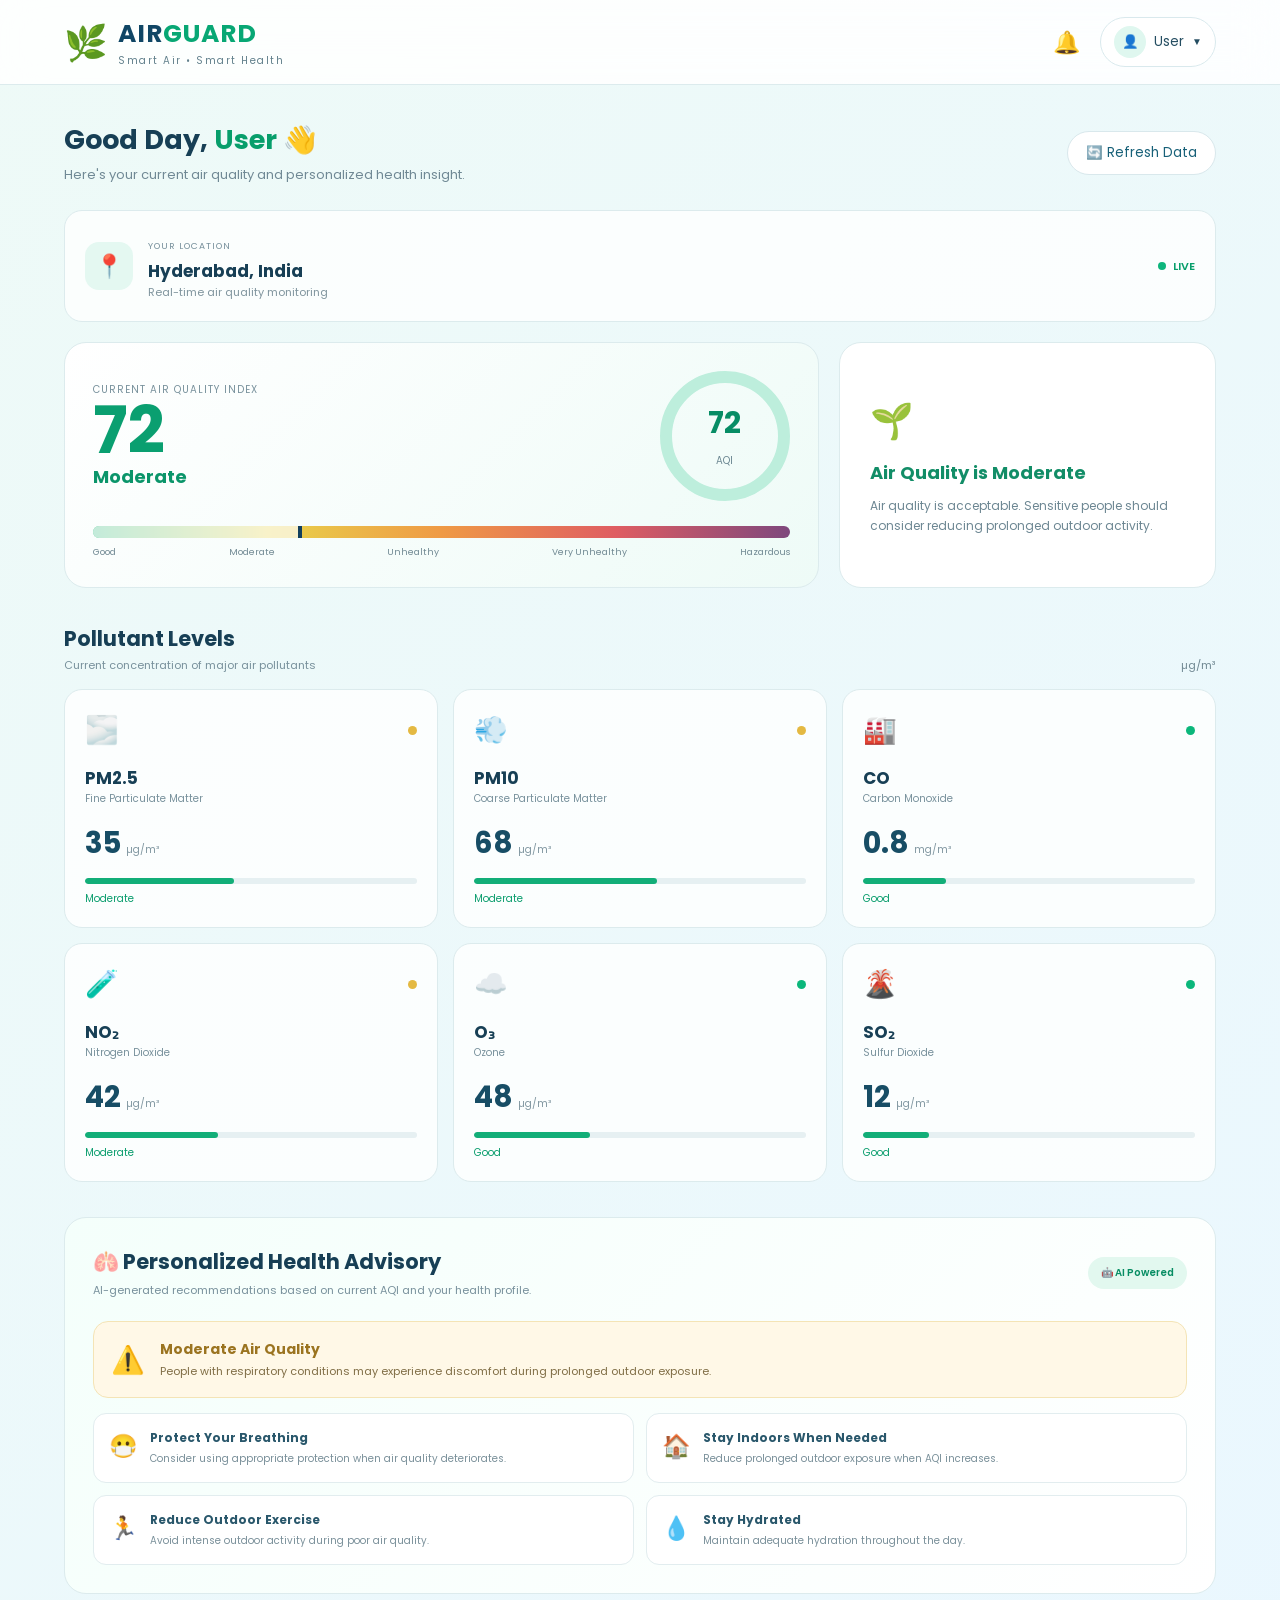
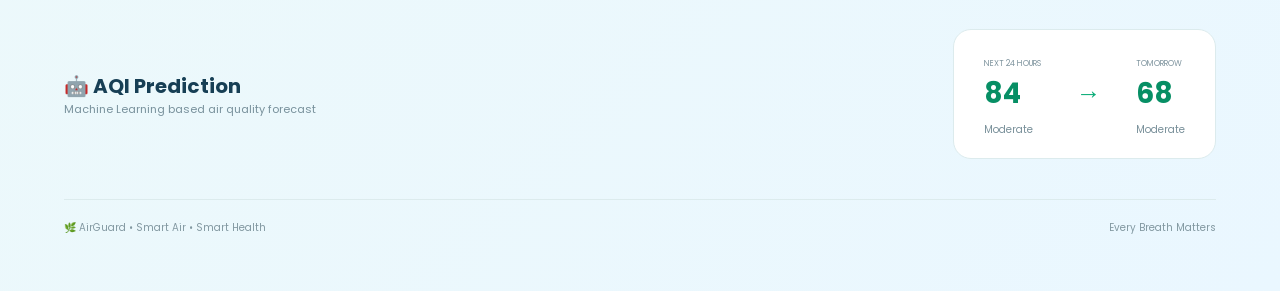
<file: dashboard.html>
<!DOCTYPE html>
<html lang="en">

<head>

    <meta charset="UTF-8">

    <meta name="viewport"
          content="width=device-width, initial-scale=1.0">

    <title>AirGuard | Dashboard</title>

    <link rel="stylesheet"
          href="dashboard.css">

    <link
        href="https://fonts.googleapis.com/css2?family=Poppins:wght@300;400;500;600;700&display=swap"
        rel="stylesheet">

</head>


<body>


<!-- =========================================
     NAVBAR
========================================= -->

<header class="navbar">

    <div class="brand">

        <span class="brand-leaf">🌿</span>

        <div>

            <h1>AIR<span>GUARD</span></h1>

            <p>Smart Air • Smart Health</p>

        </div>

    </div>


    <div class="nav-right">

        <span class="notification">
            🔔
        </span>


        <!-- PROFILE BUTTON -->

        <button
            class="profile-button"
            onclick="toggleProfile()">

            <span class="profile-icon">
                👤
            </span>

            <span id="profileName">
                User
            </span>

            <span class="arrow">
                ▼
            </span>

        </button>

    </div>

</header>



<!-- =========================================
     PROFILE DROPDOWN
========================================= -->

<div
    id="profilePanel"
    class="profile-panel">

    <div class="profile-header">

        <div class="big-profile">
            👤
        </div>

        <div>

            <h3 id="panelName">
                User
            </h3>

            <p id="panelEmail">
                user@email.com
            </p>

        </div>

    </div>


    <hr>


    <div class="profile-detail">

        <span>🎂</span>

        <div>
            <small>Age</small>
            <p id="userAge">--</p>
        </div>

    </div>


    <div class="profile-detail">

        <span>⚧</span>

        <div>
            <small>Gender</small>
            <p id="userGender">--</p>
        </div>

    </div>


    <div class="profile-detail">

        <span>📍</span>

        <div>
            <small>Location</small>
            <p id="userLocation">--</p>
        </div>

    </div>


    <div class="profile-detail">

        <span>🫁</span>

        <div>

            <small>Health Conditions</small>

            <p id="userDiseases">
                None
            </p>

        </div>

    </div>


    <button
        class="logout-btn"
        onclick="logout()">

        🚪 Logout

    </button>

</div>



<!-- =========================================
     MAIN DASHBOARD
========================================= -->

<main class="dashboard">


    <!-- WELCOME -->

    <section class="welcome">

        <div>

            <h2>
                Good Day,
                <span id="welcomeName">
                    User
                </span> 👋
            </h2>

            <p>
                Here's your current air quality
                and personalized health insight.
            </p>

        </div>


        <button
            class="refresh-btn"
            onclick="refreshData()">

            🔄 Refresh Data

        </button>

    </section>



    <!-- =====================================
         LOCATION
    ====================================== -->

    <section class="location-card">

        <div class="location-icon">
            📍
        </div>

        <div>

            <small>YOUR LOCATION</small>

            <h3 id="location">
                Hyderabad, India
            </h3>

            <p>
                Real-time air quality monitoring
            </p>

        </div>


        <div class="live">

            <span></span>

            LIVE

        </div>

    </section>



    <!-- =====================================
         AQI MAIN CARD
    ====================================== -->

    <section class="aqi-section">


        <div class="aqi-card">


            <div class="aqi-header">

                <div>

                    <p class="label">
                        CURRENT AIR QUALITY INDEX
                    </p>

                    <h1 id="aqiValue">
                        72
                    </h1>

                    <h3 id="aqiStatus">
                        Moderate
                    </h3>

                </div>


                <div class="aqi-circle">

                    <div>

                        <strong id="aqiCircleValue">
                            72
                        </strong>

                        <small>AQI</small>

                    </div>

                </div>

            </div>


            <div class="aqi-bar">

                <div
                    id="aqiProgress"
                    class="aqi-progress">
                </div>

            </div>


            <div class="aqi-scale">

                <span>Good</span>

                <span>Moderate</span>

                <span>Unhealthy</span>

                <span>Very Unhealthy</span>

                <span>Hazardous</span>

            </div>


        </div>


        <!-- STATUS CARD -->

        <div class="status-card">

            <div class="status-icon">
                🌱
            </div>

            <h3 id="statusTitle">
                Air Quality is Moderate
            </h3>

            <p id="statusMessage">

                Air quality is acceptable.
                Sensitive people should consider
                reducing prolonged outdoor activity.

            </p>

        </div>


    </section>



    <!-- =====================================
         POLLUTANTS
    ====================================== -->

    <section>

        <div class="section-heading">

            <div>

                <h2>
                    Pollutant Levels
                </h2>

                <p>
                    Current concentration of major
                    air pollutants
                </p>

            </div>

            <span>
                µg/m³
            </span>

        </div>


        <div class="pollutant-grid">


            <!-- PM2.5 -->

            <div class="pollutant-card">

                <div class="pollutant-top">

                    <div class="pollutant-icon">
                        🌫️
                    </div>

                    <span class="status-dot"></span>

                </div>

                <h3>PM2.5</h3>

                <p>
                    Fine Particulate Matter
                </p>

                <div class="pollutant-value">

                    <strong id="pm25">
                        35
                    </strong>

                    <span>
                        µg/m³
                    </span>

                </div>

                <div class="mini-bar">
                    <div style="width:45%"></div>
                </div>

                <small>
                    Moderate
                </small>

            </div>



            <!-- PM10 -->

            <div class="pollutant-card">

                <div class="pollutant-top">

                    <div class="pollutant-icon">
                        💨
                    </div>

                    <span class="status-dot"></span>

                </div>

                <h3>PM10</h3>

                <p>
                    Coarse Particulate Matter
                </p>

                <div class="pollutant-value">

                    <strong id="pm10">
                        68
                    </strong>

                    <span>
                        µg/m³
                    </span>

                </div>

                <div class="mini-bar">
                    <div style="width:55%"></div>
                </div>

                <small>
                    Moderate
                </small>

            </div>



            <!-- CO -->

            <div class="pollutant-card">

                <div class="pollutant-top">

                    <div class="pollutant-icon">
                        🏭
                    </div>

                    <span class="status-dot good"></span>

                </div>

                <h3>CO</h3>

                <p>
                    Carbon Monoxide
                </p>

                <div class="pollutant-value">

                    <strong id="co">
                        0.8
                    </strong>

                    <span>
                        mg/m³
                    </span>

                </div>

                <div class="mini-bar">
                    <div style="width:25%"></div>
                </div>

                <small>
                    Good
                </small>

            </div>



            <!-- NO2 -->

            <div class="pollutant-card">

                <div class="pollutant-top">

                    <div class="pollutant-icon">
                        🧪
                    </div>

                    <span class="status-dot"></span>

                </div>

                <h3>NO₂</h3>

                <p>
                    Nitrogen Dioxide
                </p>

                <div class="pollutant-value">

                    <strong id="no2">
                        42
                    </strong>

                    <span>
                        µg/m³
                    </span>

                </div>

                <div class="mini-bar">
                    <div style="width:40%"></div>
                </div>

                <small>
                    Moderate
                </small>

            </div>



            <!-- O3 -->

            <div class="pollutant-card">

                <div class="pollutant-top">

                    <div class="pollutant-icon">
                        ☁️
                    </div>

                    <span class="status-dot good"></span>

                </div>

                <h3>O₃</h3>

                <p>
                    Ozone
                </p>

                <div class="pollutant-value">

                    <strong id="o3">
                        48
                    </strong>

                    <span>
                        µg/m³
                    </span>

                </div>

                <div class="mini-bar">
                    <div style="width:35%"></div>
                </div>

                <small>
                    Good
                </small>

            </div>



            <!-- SO2 -->

            <div class="pollutant-card">

                <div class="pollutant-top">

                    <div class="pollutant-icon">
                        🌋
                    </div>

                    <span class="status-dot good"></span>

                </div>

                <h3>SO₂</h3>

                <p>
                    Sulfur Dioxide
                </p>

                <div class="pollutant-value">

                    <strong id="so2">
                        12
                    </strong>

                    <span>
                        µg/m³
                    </span>

                </div>

                <div class="mini-bar">
                    <div style="width:20%"></div>
                </div>

                <small>
                    Good
                </small>

            </div>

        </div>

    </section>



    <!-- =====================================
         HEALTH ADVISORY
    ====================================== -->

    <section class="advisory-section">


        <div class="advisory-header">

            <div>

                <h2>
                    🫁 Personalized Health Advisory
                </h2>

                <p>
                    AI-generated recommendations based
                    on current AQI and your health profile.
                </p>

            </div>

            <span class="ai-badge">
                🤖 AI Powered
            </span>

        </div>


        <div class="advisory-content">


            <div class="health-alert">

                <div class="alert-icon">
                    ⚠️
                </div>

                <div>

                    <h3>
                        Moderate Air Quality
                    </h3>

                    <p>
                        People with respiratory conditions
                        may experience discomfort during
                        prolonged outdoor exposure.
                    </p>

                </div>

            </div>


            <div class="advice-grid">


                <div class="advice">

                    <span>😷</span>

                    <div>

                        <h4>
                            Protect Your Breathing
                        </h4>

                        <p>
                            Consider using appropriate
                            protection when air quality
                            deteriorates.
                        </p>

                    </div>

                </div>


                <div class="advice">

                    <span>🏠</span>

                    <div>

                        <h4>
                            Stay Indoors When Needed
                        </h4>

                        <p>
                            Reduce prolonged outdoor
                            exposure when AQI increases.
                        </p>

                    </div>

                </div>


                <div class="advice">

                    <span>🏃</span>

                    <div>

                        <h4>
                            Reduce Outdoor Exercise
                        </h4>

                        <p>
                            Avoid intense outdoor activity
                            during poor air quality.
                        </p>

                    </div>

                </div>


                <div class="advice">

                    <span>💧</span>

                    <div>

                        <h4>
                            Stay Hydrated
                        </h4>

                        <p>
                            Maintain adequate hydration
                            throughout the day.
                        </p>

                    </div>

                </div>

            </div>


        </div>

    </section>



    <!-- =====================================
         AQI PREDICTION
    ====================================== -->

    <section class="prediction-section">


        <div>

            <h2>
                🤖 AQI Prediction
            </h2>

            <p>
                Machine Learning based air quality forecast
            </p>

        </div>


        <div class="prediction-card">

            <div>

                <small>
                    NEXT 24 HOURS
                </small>

                <h2>
                    84
                </h2>

                <span>
                    Moderate
                </span>

            </div>


            <div class="prediction-arrow">
                →
            </div>


            <div>

                <small>
                    TOMORROW
                </small>

                <h2>
                    68
                </h2>

                <span>
                    Moderate
                </span>

            </div>

        </div>

    </section>



    <!-- =====================================
         FOOTER
    ====================================== -->

    <footer>

        <p>
            🌿 AirGuard • Smart Air • Smart Health
        </p>

        <p>
            Every Breath Matters
        </p>

    </footer>


</main>


<script src="dashboard.js"></script>

</body>

</html>
</file>
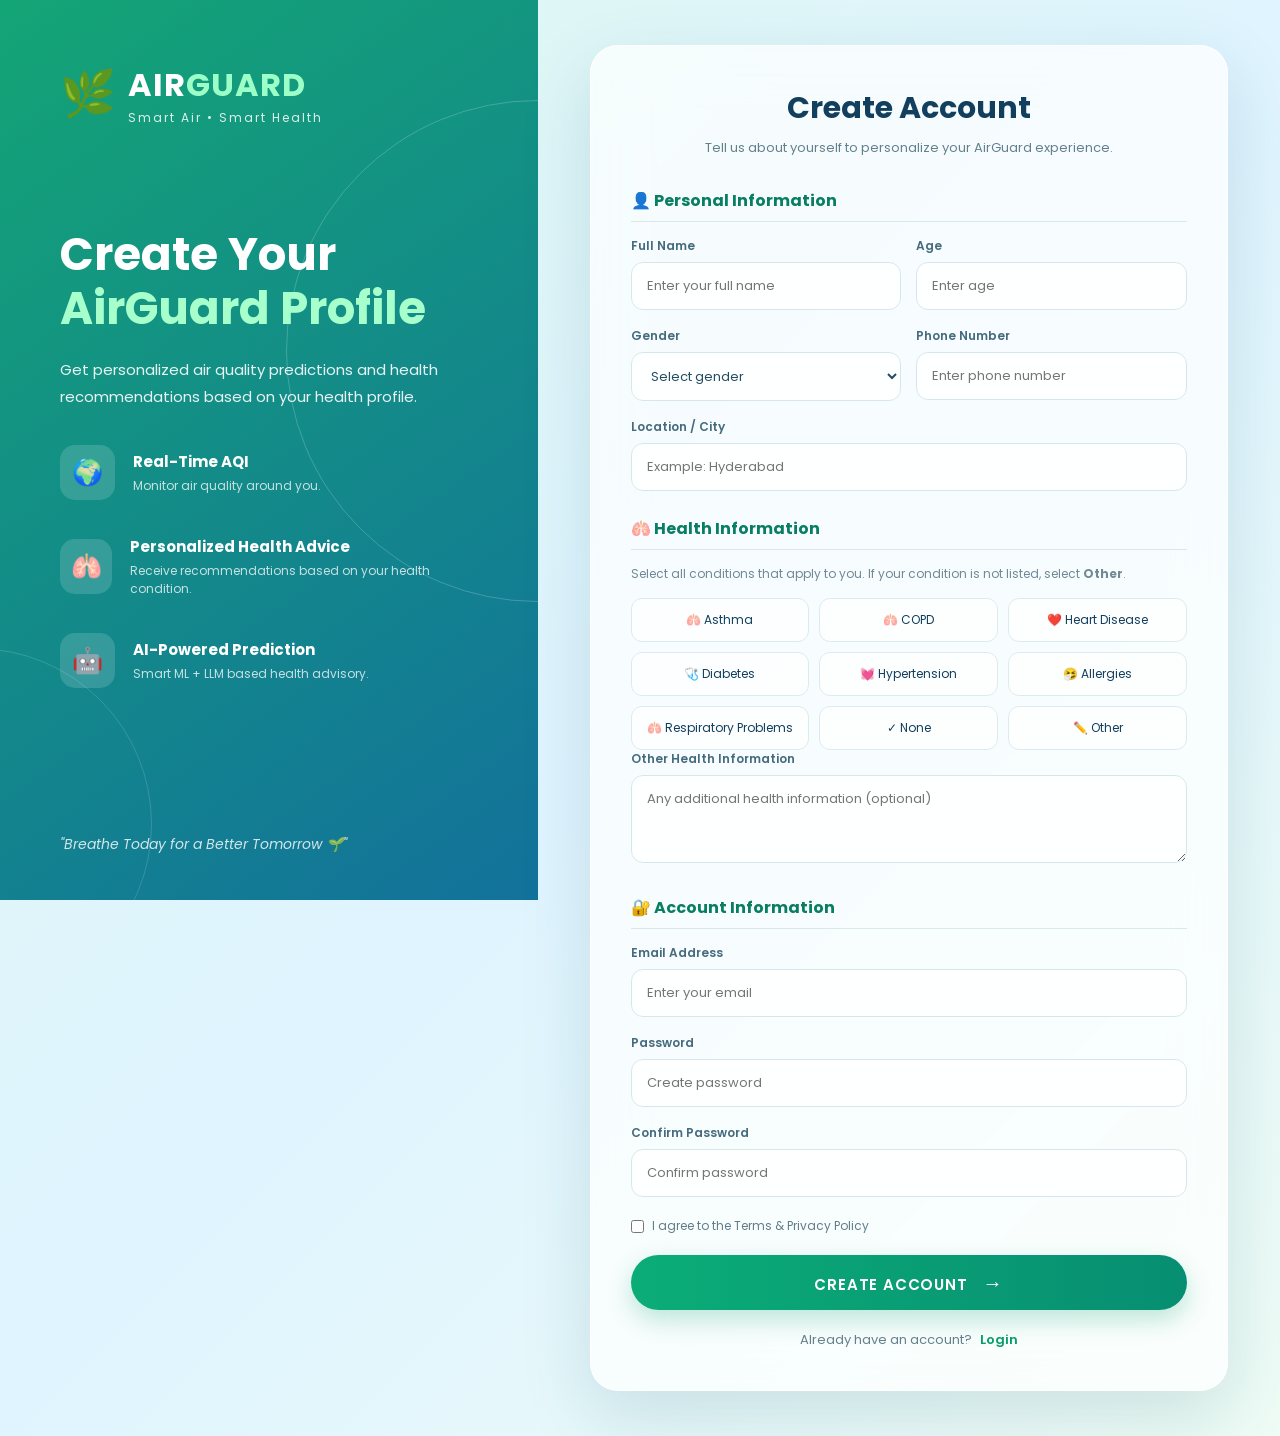
<file: register.html>
<!DOCTYPE html>
<html lang="en">

<head>

    <meta charset="UTF-8">

    <meta name="viewport"
          content="width=device-width, initial-scale=1.0">

    <title>AirGuard | Create Account</title>

    <link rel="stylesheet" href="register.css">

    <link
        href="https://fonts.googleapis.com/css2?family=Poppins:wght@300;400;500;600;700&display=swap"
        rel="stylesheet">

</head>


<body>

<div class="page-container">


    <!-- LEFT SIDE -->

    <div class="register-info">

        <div class="brand">

            <span>🌿</span>

            <div>
                <h1>AIR<span>GUARD</span></h1>
                <p>Smart Air • Smart Health</p>
            </div>

        </div>


        <div class="info-content">

            <h2>
                Create Your<br>
                <span>AirGuard Profile</span>
            </h2>

            <p>
                Get personalized air quality predictions
                and health recommendations based on
                your health profile.
            </p>


            <div class="benefit">

                <div>🌍</div>

                <div>
                    <h3>Real-Time AQI</h3>
                    <p>
                        Monitor air quality around you.
                    </p>
                </div>

            </div>


            <div class="benefit">

                <div>🫁</div>

                <div>
                    <h3>Personalized Health Advice</h3>
                    <p>
                        Receive recommendations based
                        on your health condition.
                    </p>
                </div>

            </div>


            <div class="benefit">

                <div>🤖</div>

                <div>
                    <h3>AI-Powered Prediction</h3>
                    <p>
                        Smart ML + LLM based health
                        advisory.
                    </p>
                </div>

            </div>

        </div>


        <div class="quote">

            "Breathe Today for a Better Tomorrow 🌱"

        </div>

    </div>



    <!-- RIGHT SIDE -->

    <div class="register-section">

        <div class="register-card">

            <div class="mobile-logo">
                🌿
            </div>


            <h2>Create Account</h2>

            <p class="subtitle">
                Tell us about yourself to personalize
                your AirGuard experience.
            </p>


            <form id="registerForm">


                <!-- ===================== -->
                <!-- PERSONAL INFORMATION -->
                <!-- ===================== -->

                <h3 class="section-title">
                    👤 Personal Information
                </h3>


                <div class="row">

                    <div class="input-group">

                        <label>Full Name</label>

                        <input
                            type="text"
                            id="fullName"
                            placeholder="Enter your full name"
                            required
                        >

                    </div>


                    <div class="input-group">

                        <label>Age</label>

                        <input
                            type="number"
                            id="age"
                            placeholder="Enter age"
                            min="1"
                            max="120"
                            required
                        >

                    </div>

                </div>



                <div class="row">

                    <div class="input-group">

                        <label>Gender</label>

                        <select id="gender" required>

                            <option value="">
                                Select gender
                            </option>

                            <option value="Male">
                                Male
                            </option>

                            <option value="Female">
                                Female
                            </option>

                            <option value="Other">
                                Other
                            </option>

                            <option value="Prefer not to say">
                                Prefer not to say
                            </option>

                        </select>

                    </div>


                    <div class="input-group">

                        <label>Phone Number</label>

                        <input
                            type="tel"
                            id="phone"
                            placeholder="Enter phone number"
                        >

                    </div>

                </div>



                <div class="input-group">

                    <label>Location / City</label>

                    <input
                        type="text"
                        id="location"
                        placeholder="Example: Hyderabad"
                        required
                    >

                </div>



                <!-- ===================== -->
                <!-- HEALTH INFORMATION -->
                <!-- ===================== -->

                <h3 class="section-title">
                    🫁 Health Information
                </h3>


                <p class="health-note">
                    Select all conditions that apply to you.
                    If your condition is not listed, select
                    <b>Other</b>.
                </p>


                <div class="disease-grid">


                    <label class="disease-option">

                        <input
                            type="checkbox"
                            name="disease"
                            value="Asthma"
                        >

                        <span>
                            🫁 Asthma
                        </span>

                    </label>


                    <label class="disease-option">

                        <input
                            type="checkbox"
                            name="disease"
                            value="COPD"
                        >

                        <span>
                            🫁 COPD
                        </span>

                    </label>


                    <label class="disease-option">

                        <input
                            type="checkbox"
                            name="disease"
                            value="Heart Disease"
                        >

                        <span>
                            ❤️ Heart Disease
                        </span>

                    </label>


                    <label class="disease-option">

                        <input
                            type="checkbox"
                            name="disease"
                            value="Diabetes"
                        >

                        <span>
                            🩺 Diabetes
                        </span>

                    </label>


                    <label class="disease-option">

                        <input
                            type="checkbox"
                            name="disease"
                            value="Hypertension"
                        >

                        <span>
                            💓 Hypertension
                        </span>

                    </label>


                    <label class="disease-option">

                        <input
                            type="checkbox"
                            name="disease"
                            value="Allergies"
                        >

                        <span>
                            🤧 Allergies
                        </span>

                    </label>


                    <label class="disease-option">

                        <input
                            type="checkbox"
                            name="disease"
                            value="Respiratory Problems"
                        >

                        <span>
                            🫁 Respiratory Problems
                        </span>

                    </label>


                    <label class="disease-option">

                        <input
                            type="checkbox"
                            name="disease"
                            value="None"
                            id="noneDisease"
                        >

                        <span>
                            ✓ None
                        </span>

                    </label>


                    <!-- OTHER -->

                    <label class="disease-option">

                        <input
                            type="checkbox"
                            name="disease"
                            value="Other"
                            id="otherDisease"
                        >

                        <span>
                            ✏️ Other
                        </span>

                    </label>

                </div>



                <!-- OTHER DISEASE INPUT -->

                <div
                    class="other-disease"
                    id="otherDiseaseBox"
                >

                    <label>
                        Enter your condition
                    </label>

                    <input
                        type="text"
                        id="otherDiseaseName"
                        placeholder="Type your disease or health condition"
                    >

                </div>



                <!-- ===================== -->
                <!-- ADDITIONAL INFORMATION -->
                <!-- ===================== -->

                <div class="input-group">

                    <label>
                        Other Health Information
                    </label>

                    <textarea
                        id="healthInfo"
                        rows="3"
                        placeholder="Any additional health information (optional)"
                    ></textarea>

                </div>



                <!-- ===================== -->
                <!-- LOGIN INFORMATION -->
                <!-- ===================== -->

                <h3 class="section-title">
                    🔐 Account Information
                </h3>


                <div class="input-group">

                    <label>Email Address</label>

                    <input
                        type="email"
                        id="email"
                        placeholder="Enter your email"
                        required
                    >

                </div>


                <div class="input-group">

                    <label>Password</label>

                    <input
                        type="password"
                        id="password"
                        placeholder="Create password"
                        required
                    >

                </div>


                <div class="input-group">

                    <label>Confirm Password</label>

                    <input
                        type="password"
                        id="confirmPassword"
                        placeholder="Confirm password"
                        required
                    >

                </div>



                <!-- TERMS -->

                <label class="terms">

                    <input
                        type="checkbox"
                        id="terms"
                        required
                    >

                    <span>
                        I agree to the Terms & Privacy Policy
                    </span>

                </label>



                <!-- BUTTON -->

                <button
                    type="submit"
                    class="create-btn"
                >

                    CREATE ACCOUNT

                    <span>→</span>

                </button>


                <!-- LOGIN -->

                <p class="login-link">

                    Already have an account?

                    <a href="index.html">
                        Login
                    </a>

                </p>

            </form>

        </div>

    </div>

</div>


<script src="register.js"></script>

</body>

</html>
</file>
<file: dashboard.css>
* {
    margin: 0;
    padding: 0;
    box-sizing: border-box;
}


body {

    font-family: "Poppins", sans-serif;

    background:
        linear-gradient(
            135deg,
            #eefaf7,
            #eaf7ff
        );

    color: #173f55;

    min-height: 100vh;
}


/* =====================================
   NAVBAR
===================================== */

.navbar {

    height: 85px;

    background:
        rgba(255,255,255,0.85);

    backdrop-filter: blur(20px);

    border-bottom:
        1px solid #dcebed;

    display: flex;

    align-items: center;

    justify-content: space-between;

    padding: 0 5%;

    position: sticky;

    top: 0;

    z-index: 100;
}


/* BRAND */

.brand {

    display: flex;

    align-items: center;

    gap: 10px;
}


.brand-leaf {

    font-size: 35px;
}


.brand h1 {

    font-size: 25px;

    color: #104665;

    letter-spacing: 1px;
}


.brand h1 span {

    color: #08a774;
}


.brand p {

    font-size: 10px;

    letter-spacing: 1.5px;

    color: #62808c;
}


/* NAV RIGHT */

.nav-right {

    display: flex;

    align-items: center;

    gap: 20px;
}


.notification {

    font-size: 22px;

    cursor: pointer;
}


/* PROFILE */

.profile-button {

    display: flex;

    align-items: center;

    gap: 8px;

    padding: 8px 13px;

    border-radius: 25px;

    border: 1px solid #d9e9ed;

    background: white;

    cursor: pointer;

    color: #244d61;

    font-family: inherit;
}


.profile-icon {

    width: 32px;
    height: 32px;

    display: flex;

    align-items: center;
    justify-content: center;

    background:
        #dff7ef;

    border-radius: 50%;
}


.arrow {

    font-size: 10px;
}


/* =====================================
   PROFILE PANEL
===================================== */

.profile-panel {

    position: fixed;

    right: 5%;

    top: 75px;

    width: 320px;

    padding: 22px;

    background:
        rgba(255,255,255,0.96);

    backdrop-filter: blur(20px);

    border-radius: 18px;

    box-shadow:
        0 20px 50px
        rgba(20,80,100,0.18);

    border:
        1px solid #e0edef;

    z-index: 200;

    display: none;
}


.profile-panel.show {

    display: block;

    animation:
        profileShow 0.25s ease;
}


@keyframes profileShow {

    from {

        opacity: 0;

        transform:
            translateY(-10px);

    }

    to {

        opacity: 1;

        transform:
            translateY(0);

    }

}


/* PROFILE HEADER */

.profile-header {

    display: flex;

    align-items: center;

    gap: 15px;
}


.big-profile {

    width: 55px;
    height: 55px;

    display: flex;

    align-items: center;
    justify-content: center;

    background:
        #dff8ef;

    border-radius: 50%;

    font-size: 25px;
}


.profile-header h3 {

    font-size: 16px;
}


.profile-header p {

    font-size: 11px;

    color: #718b96;
}


.profile-panel hr {

    border: none;

    border-top:
        1px solid #e1ecef;

    margin: 18px 0;
}


/* PROFILE DETAILS */

.profile-detail {

    display: flex;

    align-items: center;

    gap: 12px;

    margin-bottom: 15px;
}


.profile-detail > span {

    font-size: 18px;

    width: 30px;
}


.profile-detail small {

    font-size: 10px;

    color: #78919c;
}


.profile-detail p {

    font-size: 12px;

    font-weight: 500;

    margin-top: 2px;
}


/* LOGOUT */

.logout-btn {

    width: 100%;

    height: 43px;

    border: none;

    border-radius: 12px;

    background:
        #fff0f0;

    color: #d94b4b;

    font-family: inherit;

    font-weight: 600;

    cursor: pointer;

    margin-top: 8px;
}


.logout-btn:hover {

    background:
        #ffe0e0;
}


/* =====================================
   DASHBOARD
===================================== */

.dashboard {

    width: 90%;

    max-width: 1400px;

    margin: auto;

    padding: 35px 0;
}


/* =====================================
   WELCOME
===================================== */

.welcome {

    display: flex;

    align-items: center;

    justify-content: space-between;

    margin-bottom: 25px;
}


.welcome h2 {

    font-size: 27px;
}


.welcome h2 span {

    color: #079e6b;
}


.welcome p {

    color: #708995;

    font-size: 13px;

    margin-top: 5px;
}


.refresh-btn {

    border: none;

    background: white;

    border: 1px solid #d9e8ec;

    padding: 11px 18px;

    border-radius: 25px;

    font-family: inherit;

    color: #176078;

    cursor: pointer;
}


.refresh-btn:hover {

    background: #f3fffb;
}


/* =====================================
   LOCATION
===================================== */

.location-card {

    background:
        rgba(255,255,255,0.8);

    border:
        1px solid #dcebed;

    border-radius: 18px;

    padding: 20px;

    display: flex;

    align-items: center;

    gap: 15px;

    margin-bottom: 20px;
}


.location-icon {

    width: 48px;
    height: 48px;

    display: flex;

    align-items: center;
    justify-content: center;

    background:
        #e4f8f1;

    border-radius: 14px;

    font-size: 23px;
}


.location-card small {

    color: #78919c;

    font-size: 9px;

    letter-spacing: 1px;
}


.location-card h3 {

    font-size: 17px;

    margin-top: 2px;
}


.location-card p {

    font-size: 11px;

    color: #80959e;
}


.live {

    margin-left: auto;

    font-size: 11px;

    color: #079e6b;

    font-weight: 600;

    display: flex;

    align-items: center;

    gap: 7px;
}


.live span {

    width: 8px;
    height: 8px;

    background: #0db57c;

    border-radius: 50%;

    animation:
        pulse 1.5s infinite;
}


@keyframes pulse {

    0% {
        box-shadow: 0 0 0 0
            rgba(13,181,124,0.5);
    }

    70% {
        box-shadow: 0 0 0 8px
            rgba(13,181,124,0);
    }

    100% {
        box-shadow: 0 0 0 0
            rgba(13,181,124,0);
    }

}


/* =====================================
   AQI
===================================== */

.aqi-section {

    display: grid;

    grid-template-columns:
        2fr 1fr;

    gap: 20px;

    margin-bottom: 35px;
}


.aqi-card {

    background:
        linear-gradient(
            135deg,
            #ffffff,
            #eefbf7
        );

    border:
        1px solid #dcebed;

    border-radius: 22px;

    padding: 28px;
}


.aqi-header {

    display: flex;

    justify-content: space-between;

    align-items: center;
}


.label {

    font-size: 10px;

    letter-spacing: 1px;

    color: #78919c;
}


.aqi-card h1 {

    font-size: 65px;

    color: #0a9f70;

    line-height: 1;
}


.aqi-card h3 {

    color: #0b956a;

    font-size: 18px;
}


/* AQI CIRCLE */

.aqi-circle {

    width: 130px;
    height: 130px;

    border-radius: 50%;

    border:
        12px solid #bdeedc;

    display: flex;

    justify-content: center;

    align-items: center;

    text-align: center;
}


.aqi-circle strong {

    display: block;

    font-size: 30px;

    color: #078d65;
}


.aqi-circle small {

    font-size: 10px;

    color: #6c8792;
}


/* AQI BAR */

.aqi-bar {

    width: 100%;

    height: 12px;

    border-radius: 20px;

    margin-top: 25px;

    background:
        linear-gradient(
            90deg,
            #36bd83,
            #e8d44b,
            #ef9a45,
            #df5d62,
            #7e477d
        );

    overflow: hidden;
}


.aqi-progress {

    height: 100%;

    width: 30%;

    background:
        rgba(255,255,255,0.7);

    border-right:
        4px solid #123f5d;
}


/* SCALE */

.aqi-scale {

    display: flex;

    justify-content: space-between;

    font-size: 9px;

    color: #718993;

    margin-top: 8px;
}


/* =====================================
   STATUS
===================================== */

.status-card {

    background:
        #ffffff;

    border:
        1px solid #dcebed;

    border-radius: 22px;

    padding: 30px;

    display: flex;

    flex-direction: column;

    justify-content: center;
}


.status-icon {

    font-size: 35px;

    margin-bottom: 12px;
}


.status-card h3 {

    font-size: 18px;

    color: #128d67;
}


.status-card p {

    font-size: 12px;

    line-height: 1.7;

    color: #6d8793;

    margin-top: 10px;
}


/* =====================================
   SECTION HEADING
===================================== */

.section-heading {

    display: flex;

    justify-content: space-between;

    align-items: end;

    margin-bottom: 15px;
}


.section-heading h2 {

    font-size: 21px;
}


.section-heading p {

    font-size: 11px;

    color: #78919c;

    margin-top: 3px;
}


.section-heading > span {

    font-size: 11px;

    color: #718993;
}


/* =====================================
   POLLUTANTS
===================================== */

.pollutant-grid {

    display: grid;

    grid-template-columns:
        repeat(3, 1fr);

    gap: 15px;

    margin-bottom: 35px;
}


.pollutant-card {

    background:
        rgba(255,255,255,0.82);

    border:
        1px solid #dcebed;

    border-radius: 18px;

    padding: 20px;

    transition: 0.3s;
}


.pollutant-card:hover {

    transform:
        translateY(-4px);

    box-shadow:
        0 12px 30px
        rgba(30,100,120,0.1);
}


.pollutant-top {

    display: flex;

    justify-content: space-between;

    align-items: center;
}


.pollutant-icon {

    font-size: 27px;
}


.status-dot {

    width: 9px;
    height: 9px;

    background:
        #e4b942;

    border-radius: 50%;
}


.status-dot.good {

    background:
        #0bb77b;
}


.pollutant-card h3 {

    margin-top: 15px;

    font-size: 17px;
}


.pollutant-card > p {

    font-size: 10px;

    color: #78919c;
}


.pollutant-value {

    margin-top: 15px;

    display: flex;

    align-items: baseline;

    gap: 5px;
}


.pollutant-value strong {

    font-size: 29px;

    color: #174d65;
}


.pollutant-value span {

    font-size: 10px;

    color: #8197a1;
}


.mini-bar {

    height: 6px;

    background: #e6f0f2;

    border-radius: 10px;

    margin-top: 13px;

    overflow: hidden;
}


.mini-bar div {

    height: 100%;

    background: #12ae78;

    border-radius: 10px;
}


.pollutant-card small {

    display: block;

    margin-top: 7px;

    color: #0a9d6d;

    font-size: 10px;
}


/* =====================================
   HEALTH ADVISORY
===================================== */

.advisory-section {

    background:
        linear-gradient(
            135deg,
            #f4fffb,
            #ffffff
        );

    border:
        1px solid #dcebed;

    border-radius: 22px;

    padding: 28px;

    margin-bottom: 35px;
}


.advisory-header {

    display: flex;

    justify-content: space-between;

    align-items: center;
}


.advisory-header h2 {

    font-size: 21px;
}


.advisory-header p {

    font-size: 11px;

    color: #78919c;

    margin-top: 5px;
}


.ai-badge {

    padding: 8px 13px;

    background:
        #e2f8ef;

    color:
        #078d63;

    border-radius: 20px;

    font-size: 10px;

    font-weight: 600;
}


/* HEALTH ALERT */

.health-alert {

    margin-top: 22px;

    padding: 17px;

    border-radius: 15px;

    background:
        #fff8e7;

    border:
        1px solid #f4e4b6;

    display: flex;

    gap: 15px;

    align-items: center;
}


.alert-icon {

    font-size: 27px;
}


.health-alert h3 {

    font-size: 14px;

    color: #9b7420;
}


.health-alert p {

    font-size: 11px;

    color: #806e46;

    margin-top: 3px;
}


/* ADVICE GRID */

.advice-grid {

    display: grid;

    grid-template-columns:
        1fr 1fr;

    gap: 12px;

    margin-top: 15px;
}


.advice {

    display: flex;

    gap: 12px;

    padding: 15px;

    border:
        1px solid #e2edef;

    border-radius: 13px;

    background: white;
}


.advice > span {

    font-size: 23px;
}


.advice h4 {

    font-size: 12px;

    color: #29576b;
}


.advice p {

    font-size: 10px;

    color: #7a909a;

    line-height: 1.6;

    margin-top: 4px;
}


/* =====================================
   PREDICTION
===================================== */

.prediction-section {

    display: flex;

    align-items: center;

    justify-content: space-between;

    margin-bottom: 40px;
}


.prediction-section h2 {

    font-size: 20px;
}


.prediction-section > div > p {

    font-size: 11px;

    color: #78919c;
}


.prediction-card {

    display: flex;

    align-items: center;

    gap: 35px;

    background:
        white;

    border:
        1px solid #dcebed;

    border-radius: 18px;

    padding: 18px 30px;
}


.prediction-card small {

    font-size: 8px;

    color: #8196a0;
}


.prediction-card h2 {

    font-size: 28px;

    color: #078f65;
}


.prediction-card span {

    font-size: 10px;

    color: #79909a;
}


.prediction-arrow {

    font-size: 25px;

    color: #0bad78;
}


/* =====================================
   FOOTER
===================================== */

footer {

    border-top:
        1px solid #dcebed;

    padding: 20px 0;

    display: flex;

    justify-content: space-between;

    color: #8298a1;

    font-size: 10px;
}


/* =====================================
   RESPONSIVE
===================================== */

@media(max-width: 900px) {

    .aqi-section {

        grid-template-columns: 1fr;
    }


    .pollutant-grid {

        grid-template-columns:
            1fr 1fr;
    }

}


@media(max-width: 600px) {

    .dashboard {

        width: 92%;
    }


    .navbar {

        padding: 0 4%;
    }


    .brand p {

        display: none;
    }


    .brand h1 {

        font-size: 20px;
    }


    .profile-button > span:nth-child(2) {

        display: none;
    }


    .welcome {

        flex-direction: column;

        align-items: flex-start;

        gap: 15px;
    }


    .pollutant-grid {

        grid-template-columns: 1fr;
    }


    .advice-grid {

        grid-template-columns: 1fr;
    }


    .prediction-section {

        flex-direction: column;

        align-items: flex-start;

        gap: 15px;
    }


    .location-card {

        flex-wrap: wrap;
    }


    .live {

        margin-left: 0;
    }


    .aqi-scale {

        font-size: 7px;
    }


    footer {

        flex-direction: column;

        gap: 8px;
    }

}
</file>
<file: register.css>
* {
    margin: 0;
    padding: 0;
    box-sizing: border-box;
}


body {

    font-family: "Poppins", sans-serif;

    min-height: 100vh;

    background:
        linear-gradient(
            135deg,
            #dff8f0,
            #dff4ff,
            #eefcf5
        );

    color: #123f5d;
}


/* ==================================
   MAIN CONTAINER
================================== */

.page-container {

    min-height: 100vh;

    display: grid;

    grid-template-columns: 42% 58%;

}


/* ==================================
   LEFT SIDE
================================== */

.register-info {

    padding: 60px;

    background:
        linear-gradient(
            145deg,
            rgba(8, 160, 110, 0.95),
            rgba(7, 106, 150, 0.95)
        );

    color: white;

    position: sticky;

    top: 0;

    height: 100vh;

    overflow: hidden;
}


/* Decorative circles */

.register-info::before {

    content: "";

    position: absolute;

    width: 500px;
    height: 500px;

    border-radius: 50%;

    border: 1px solid
        rgba(255,255,255,0.2);

    right: -250px;
    top: 100px;
}


.register-info::after {

    content: "";

    position: absolute;

    width: 350px;
    height: 350px;

    border-radius: 50%;

    border: 1px solid
        rgba(255,255,255,0.15);

    left: -200px;
    bottom: -100px;
}


/* ==================================
   BRAND
================================== */

.brand {

    display: flex;

    align-items: center;

    gap: 12px;

    position: relative;

    z-index: 2;
}


.brand > span {

    font-size: 45px;
}


.brand h1 {

    font-size: 32px;

    letter-spacing: 1px;
}


.brand h1 span {

    color: #9dffc8;
}


.brand p {

    font-size: 12px;

    letter-spacing: 2px;

    opacity: 0.85;
}


/* ==================================
   INFO CONTENT
================================== */

.info-content {

    position: relative;

    z-index: 2;

    margin-top: 100px;
}


.info-content h2 {

    font-size: 45px;

    line-height: 1.2;
}


.info-content h2 span {

    color: #a7ffcc;
}


.info-content > p {

    margin-top: 20px;

    line-height: 1.8;

    max-width: 480px;

    font-size: 15px;

    opacity: 0.9;
}


/* ==================================
   BENEFITS
================================== */

.benefit {

    display: flex;

    align-items: center;

    gap: 18px;

    margin-top: 35px;
}


.benefit > div:first-child {

    width: 55px;
    height: 55px;

    display: flex;

    justify-content: center;

    align-items: center;

    background:
        rgba(255,255,255,0.15);

    border-radius: 15px;

    font-size: 25px;
}


.benefit h3 {

    font-size: 15px;

    margin-bottom: 4px;
}


.benefit p {

    font-size: 12px;

    opacity: 0.75;
}


/* ==================================
   QUOTE
================================== */

.quote {

    position: absolute;

    bottom: 45px;

    left: 60px;

    font-size: 14px;

    font-style: italic;

    opacity: 0.8;

    z-index: 2;
}


/* ==================================
   RIGHT SECTION
================================== */

.register-section {

    padding: 45px 7%;

    display: flex;

    justify-content: center;
}


/* ==================================
   CARD
================================== */

.register-card {

    width: 700px;

    padding: 40px;

    background:
        rgba(255,255,255,0.72);

    backdrop-filter: blur(25px);

    border: 1px solid
        rgba(255,255,255,0.9);

    border-radius: 28px;

    box-shadow:
        0 25px 70px
        rgba(20,90,110,0.15);
}


/* ==================================
   TITLE
================================== */

.register-card h2 {

    text-align: center;

    font-size: 30px;

    color: #123f5d;
}


.subtitle {

    text-align: center;

    color: #63808e;

    font-size: 13px;

    margin-top: 7px;

    margin-bottom: 30px;
}


/* ==================================
   SECTION TITLE
================================== */

.section-title {

    font-size: 16px;

    color: #087e62;

    margin:

        25px

        0

        15px;

    padding-bottom: 8px;

    border-bottom:
        1px solid #d8e9e9;
}


/* ==================================
   ROW
================================== */

.row {

    display: grid;

    grid-template-columns:
        1fr 1fr;

    gap: 15px;
}


/* ==================================
   INPUT GROUP
================================== */

.input-group {

    margin-bottom: 17px;
}


.input-group label,
.other-disease label {

    display: block;

    font-size: 12px;

    font-weight: 600;

    color: #456b7d;

    margin-bottom: 7px;
}


.input-group input,
.input-group select,
.input-group textarea,
.other-disease input {

    width: 100%;

    border: 1px solid #d6e7ec;

    outline: none;

    border-radius: 12px;

    padding: 13px 15px;

    font-family: inherit;

    font-size: 13px;

    background:
        rgba(255,255,255,0.85);

    color: #244d61;

    transition: 0.3s;
}


.input-group textarea {

    resize: vertical;
}


.input-group input:focus,
.input-group select:focus,
.input-group textarea:focus,
.other-disease input:focus {

    border-color: #0aa775;

    box-shadow:
        0 0 0 3px
        rgba(10,167,117,0.1);
}


/* ==================================
   HEALTH NOTE
================================== */

.health-note {

    font-size: 12px;

    color: #708994;

    margin-bottom: 15px;
}


/* ==================================
   DISEASE GRID
================================== */

.disease-grid {

    display: grid;

    grid-template-columns:
        1fr 1fr 1fr;

    gap: 10px;
}


.disease-option {

    cursor: pointer;
}


.disease-option input {

    display: none;
}


.disease-option span {

    display: block;

    padding: 12px 10px;

    border-radius: 11px;

    background:
        rgba(255,255,255,0.7);

    border: 1px solid #dcebed;

    font-size: 12px;

    text-align: center;

    transition: 0.25s;
}


.disease-option span:hover {

    border-color: #0baa76;

    transform: translateY(-2px);
}


/* Selected */

.disease-option input:checked + span {

    background:
        rgba(10,170,118,0.1);

    border-color: #0aaa76;

    color: #07845d;

    font-weight: 600;
}


/* ==================================
   OTHER DISEASE
================================== */

.other-disease {

    display: none;

    margin-top: 15px;

    padding: 15px;

    background:
        rgba(10,170,118,0.06);

    border-radius: 12px;

    border: 1px dashed #0aaa76;
}


.other-disease.show {

    display: block;

    animation:
        slideDown 0.3s ease;
}


@keyframes slideDown {

    from {

        opacity: 0;

        transform:
            translateY(-10px);

    }

    to {

        opacity: 1;

        transform:
            translateY(0);

    }
}


/* ==================================
   TERMS
================================== */

.terms {

    display: flex;

    gap: 8px;

    align-items: center;

    margin: 20px 0;

    font-size: 12px;

    color: #617d89;

    cursor: pointer;
}


.terms input {

    accent-color: #08a774;
}


/* ==================================
   CREATE BUTTON
================================== */

.create-btn {

    width: 100%;

    height: 55px;

    border: none;

    border-radius: 30px;

    background:
        linear-gradient(
            90deg,
            #0bad77,
            #078e72
        );

    color: white;

    font-family: inherit;

    font-size: 15px;

    font-weight: 600;

    letter-spacing: 0.8px;

    cursor: pointer;

    box-shadow:
        0 10px 25px
        rgba(8,160,110,0.25);

    transition: 0.3s;
}


.create-btn span {

    margin-left: 10px;

    font-size: 20px;
}


.create-btn:hover {

    transform:
        translateY(-2px);

    box-shadow:
        0 15px 30px
        rgba(8,160,110,0.35);
}


/* ==================================
   LOGIN LINK
================================== */

.login-link {

    text-align: center;

    margin-top: 20px;

    font-size: 13px;

    color: #64808c;
}


.login-link a {

    color: #079d6b;

    text-decoration: none;

    font-weight: 600;

    margin-left: 5px;
}


/* ==================================
   MOBILE LOGO
================================== */

.mobile-logo {

    display: none;

    text-align: center;

    font-size: 40px;

    margin-bottom: 10px;
}


/* ==================================
   RESPONSIVE
================================== */

@media (max-width: 1100px) {

    .page-container {

        grid-template-columns: 1fr;
    }


    .register-info {

        display: none;
    }


    .register-section {

        padding: 30px 15px;
    }

}


@media (max-width: 600px) {

    .register-card {

        padding: 25px 18px;

        border-radius: 20px;
    }


    .mobile-logo {

        display: block;
    }


    .register-card h2 {

        font-size: 25px;
    }


    .row {

        grid-template-columns: 1fr;
    }


    .disease-grid {

        grid-template-columns:
            1fr 1fr;
    }

}
</file>
